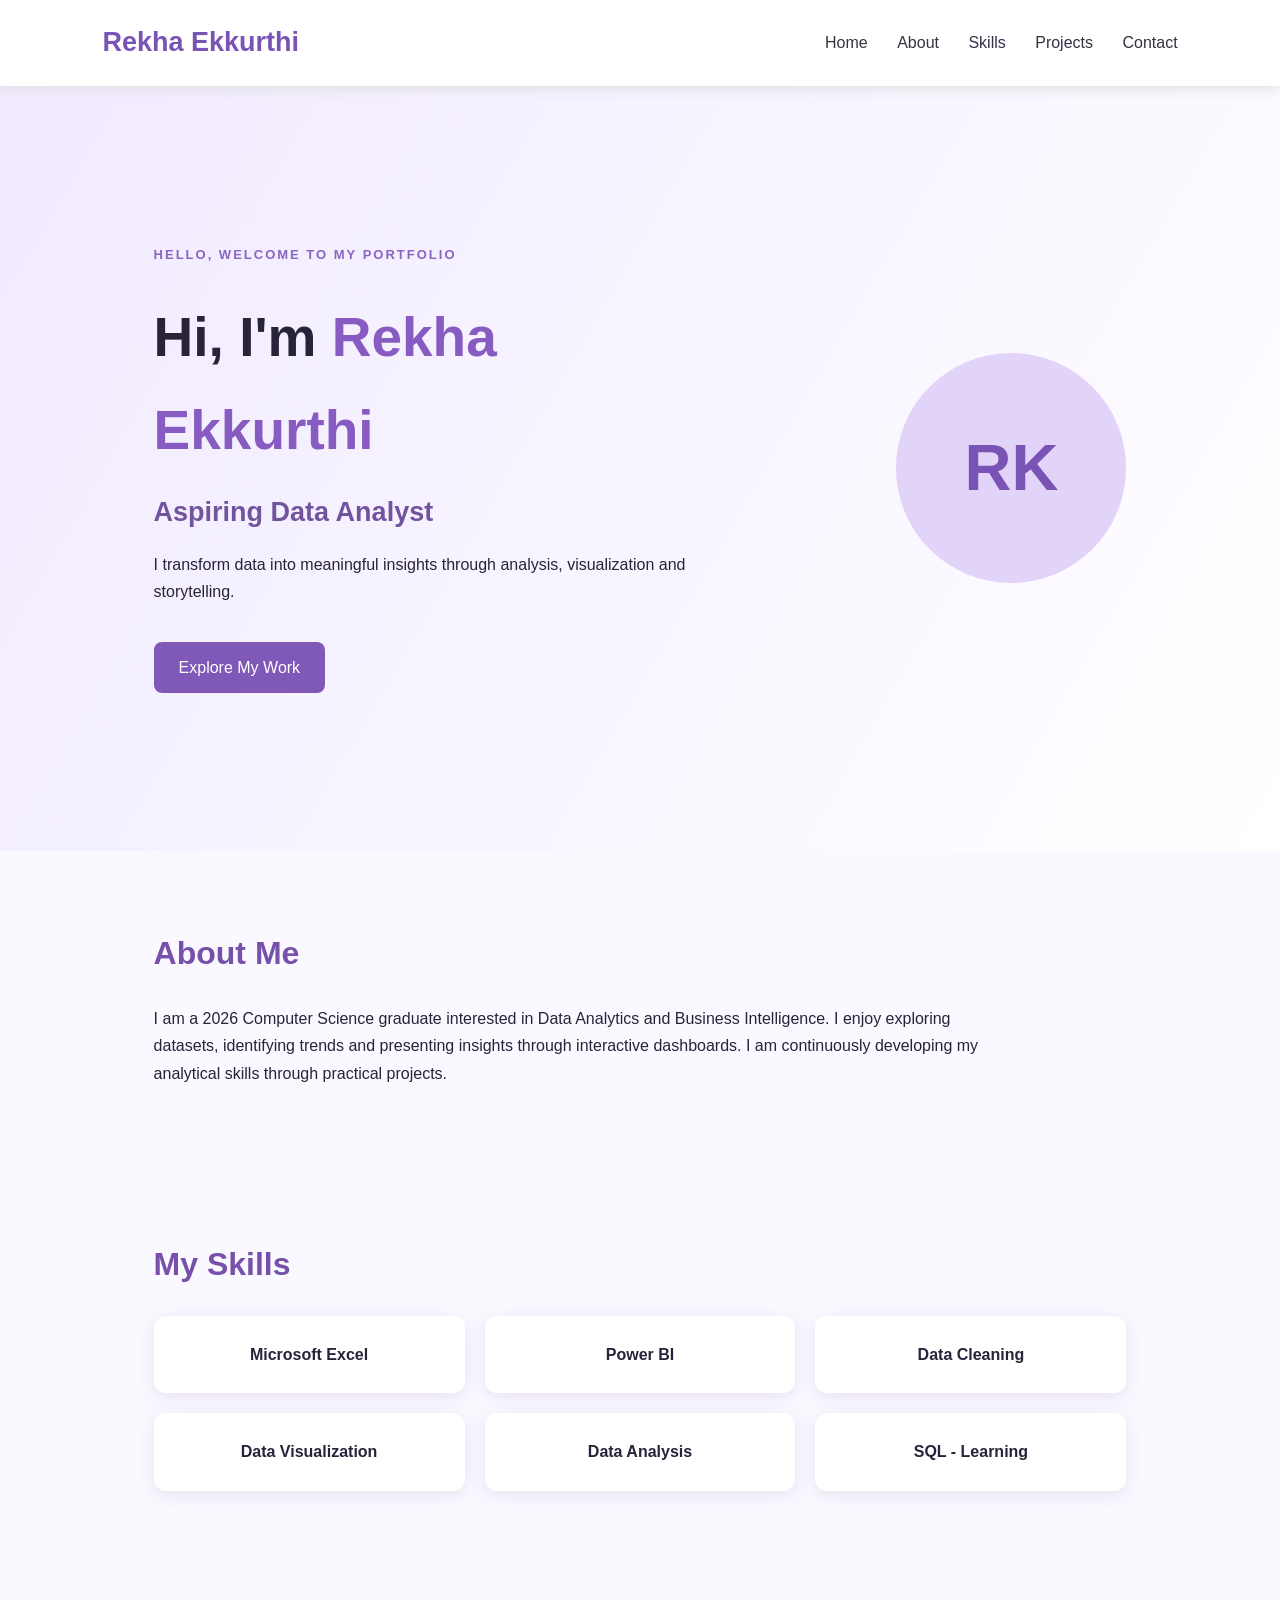
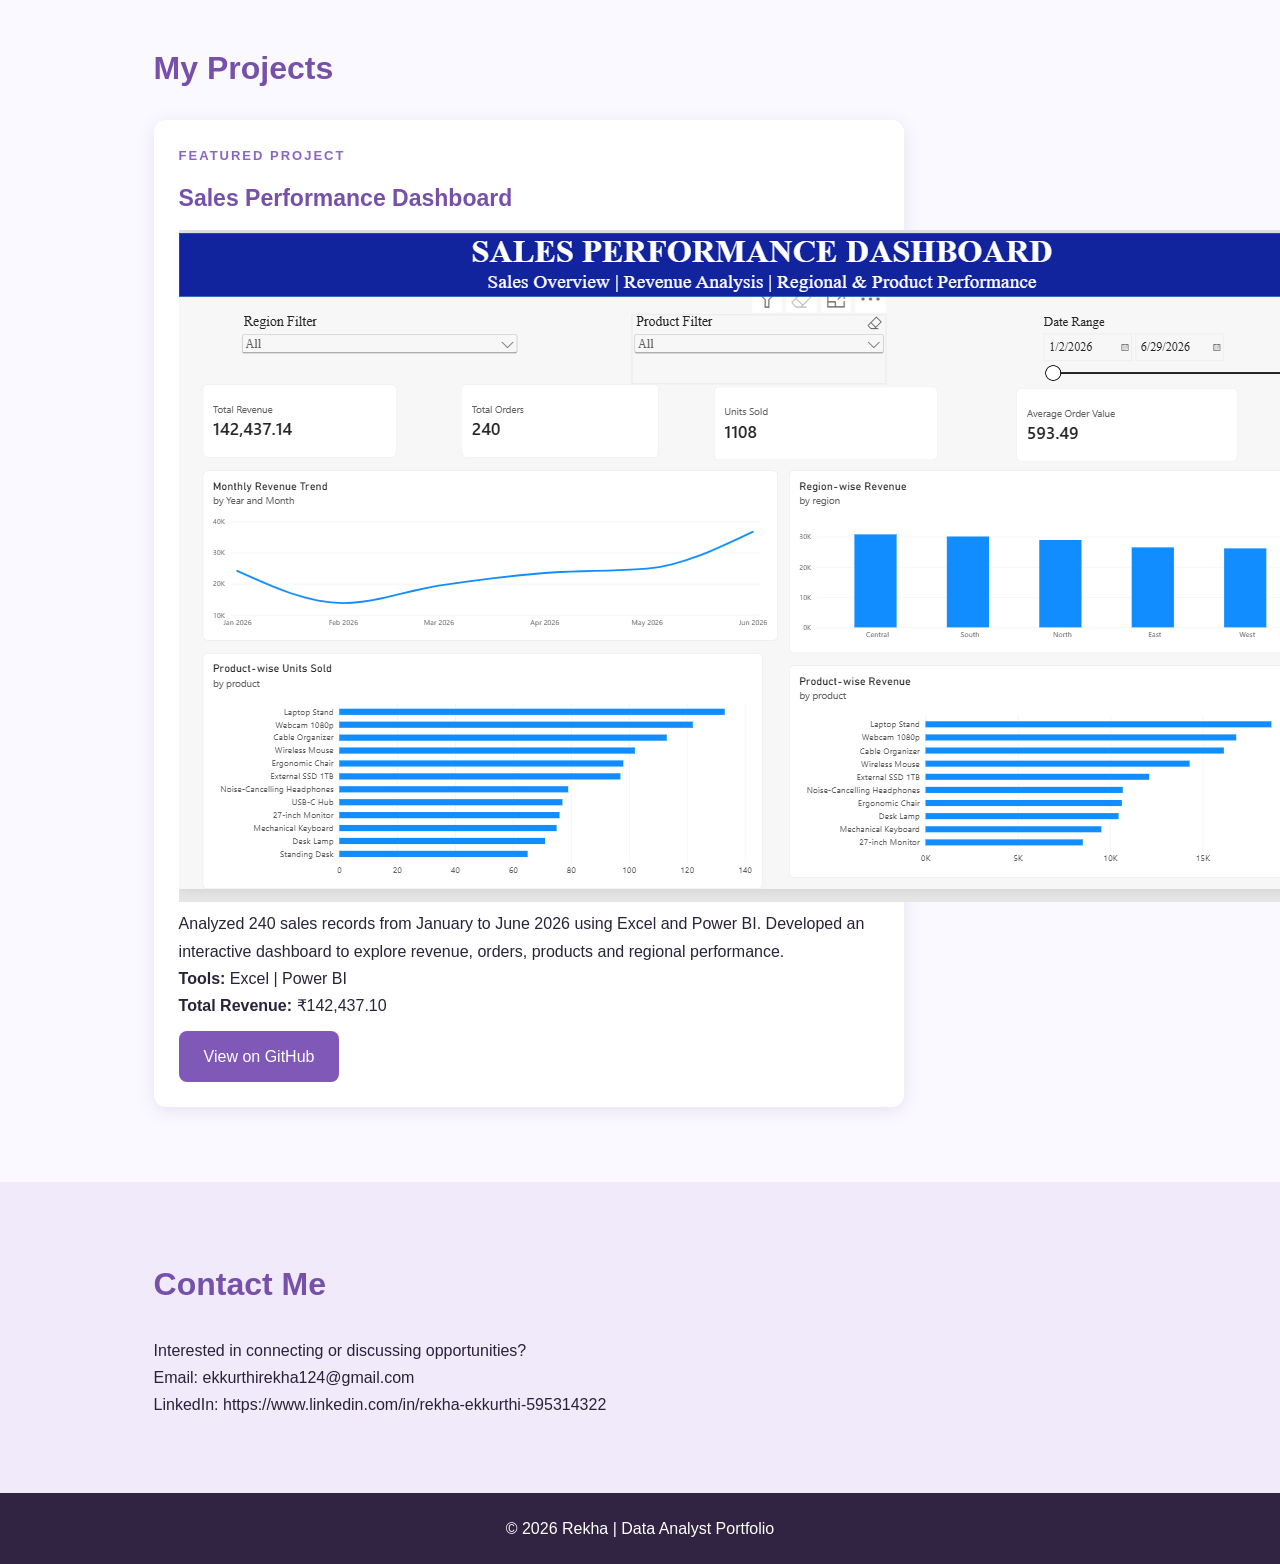
<file: index.html>
<!DOCTYPE html>
<html lang="en">
<head>
    <meta charset="UTF-8">
    <meta name="viewport" content="width=device-width, initial-scale=1.0">
    <title>Rekha Ekkurthi | Data Analyst Portfolio</title>
    <link rel="stylesheet" href="style.css">
</head>
<body>

<header>
    <a href="#home" class="logo">Rekha Ekkurthi</a>
    <nav>
        <a href="#home">Home</a>
        <a href="#about">About</a>
        <a href="#skills">Skills</a>
        <a href="#projects">Projects</a>
        <a href="#contact">Contact</a>
    </nav>
</header>

<section class="hero" id="home">
    <div class="hero-text">
        <p class="small-title">HELLO, WELCOME TO MY PORTFOLIO</p>
        <h1>Hi, I'm <span>Rekha Ekkurthi</span></h1>
        <h2>Aspiring Data Analyst</h2>
        <p>I transform data into meaningful insights through
        analysis, visualization and storytelling.</p>
        <a href="#projects" class="btn">Explore My Work</a>
    </div>
    <div class="hero-circle">RK</div>
</section>

<section id="about">
    <h2>About Me</h2>
    <p>I am a 2026 Computer Science graduate interested in
    Data Analytics and Business Intelligence. I enjoy exploring
    datasets, identifying trends and presenting insights through
    interactive dashboards. I am continuously developing my
    analytical skills through practical projects.</p>
</section>

<section id="skills">
    <h2>My Skills</h2>
    <div class="grid">
        <div class="card">Microsoft Excel</div>
        <div class="card">Power BI</div>
        <div class="card">Data Cleaning</div>
        <div class="card">Data Visualization</div>
        <div class="card">Data Analysis</div>
        <div class="card">SQL - Learning</div>
    </div>
</section>

<section id="projects">
    <h2>My Projects</h2>
    <div class="project-card">
        <p class="small-title">FEATURED PROJECT</p>
        <h3>Sales Performance Dashboard</h3>
        <img src="Images/PowerBI_Dashboard.png"
            alt="Sales Performance Dashboard"
             class="project-image">
        <p>Analyzed 240 sales records from January to June 2026
        using Excel and Power BI. Developed an interactive
        dashboard to explore revenue, orders, products and
        regional performance.</p>
        <p><strong>Tools:</strong> Excel | Power BI</p>
        <p><strong>Total Revenue:</strong> ₹142,437.10</p>
        <a href="https://github.com/rekhaekkurthi04/sales-performance-dashboard"
           class="btn" target="_blank">View on GitHub</a>
    </div>
</section>

<section id="contact">
    <h2>Contact Me</h2>
    <p>Interested in connecting or discussing opportunities?</p>
    <p>Email: ekkurthirekha124@gmail.com</p>
    <p>LinkedIn: https://www.linkedin.com/in/rekha-ekkurthi-595314322</p>
</section>

<footer>
    <p>© 2026 Rekha | Data Analyst Portfolio</p>
</footer>

<script src="script.js"></script>
</body>
</html>
</file>
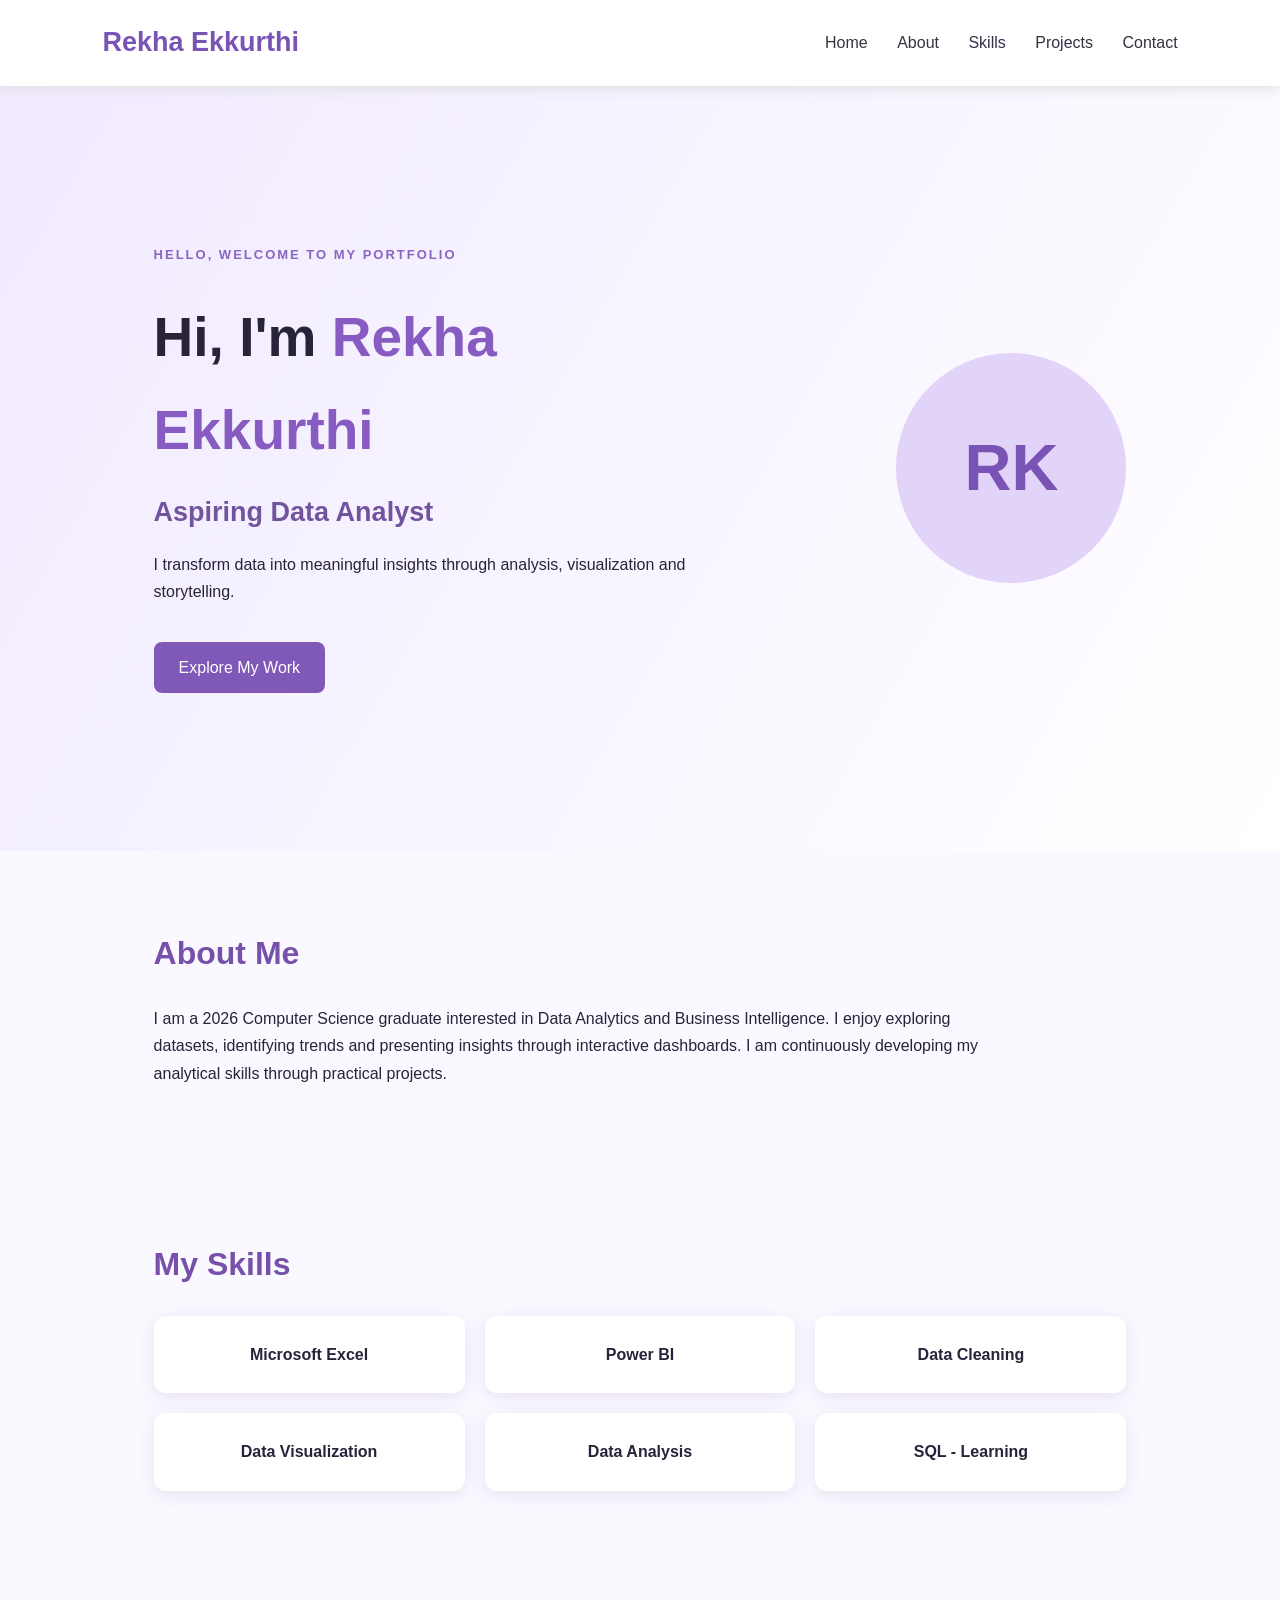
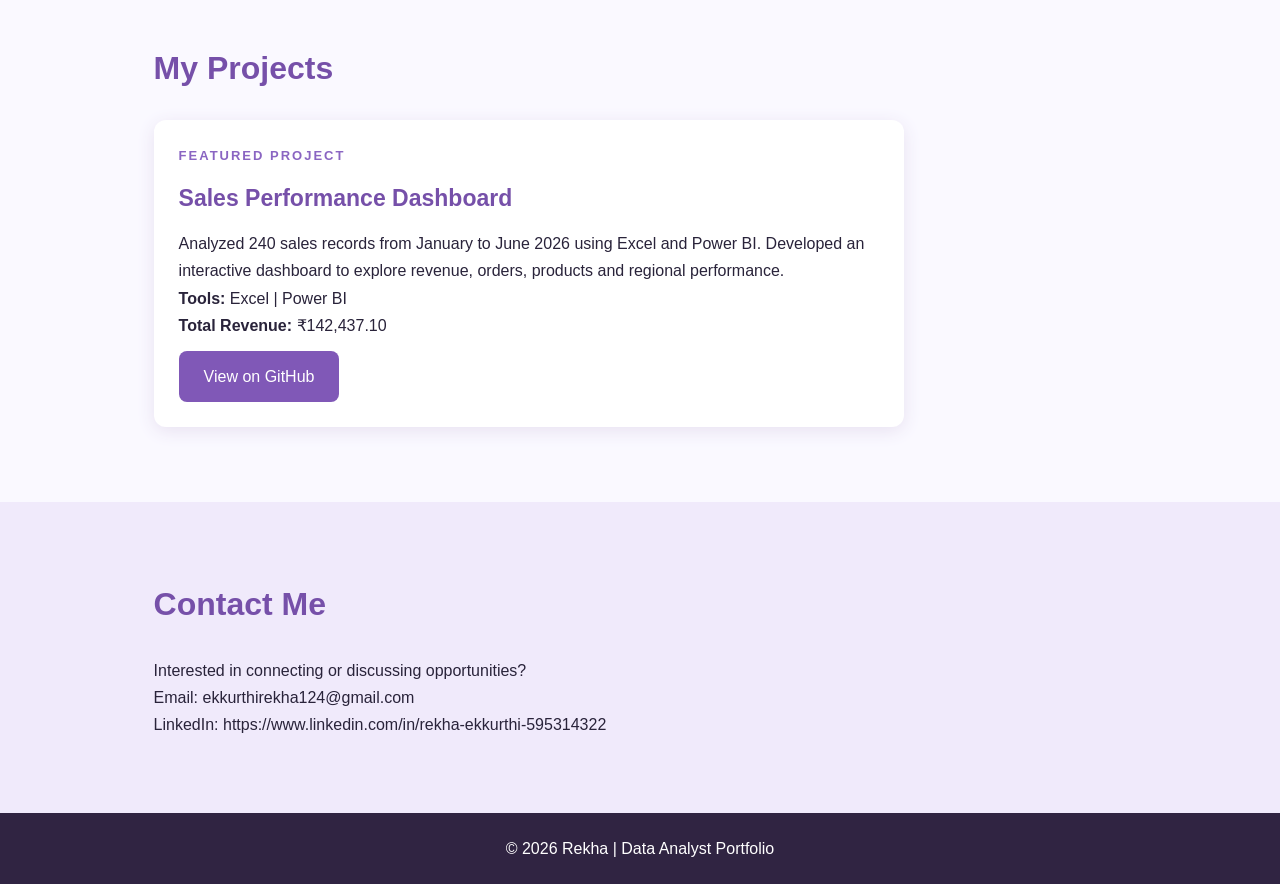
<file: Rekha-Portfolio/index.html>
<!DOCTYPE html>
<html lang="en">
<head>
    <meta charset="UTF-8">
    <meta name="viewport" content="width=device-width, initial-scale=1.0">
    <title>Rekha Ekkurthi | Data Analyst Portfolio</title>
    <link rel="stylesheet" href="style.css"> 
</head>
<body>

<header>
    <a href="#home" class="logo">Rekha Ekkurthi</a>
    <nav>
        <a href="#home">Home</a>
        <a href="#about">About</a>
        <a href="#skills">Skills</a>
        <a href="#projects">Projects</a>
        <a href="#contact">Contact</a>
    </nav>
</header>

<section class="hero" id="home">
    <div class="hero-text">
        <p class="small-title">HELLO, WELCOME TO MY PORTFOLIO</p>
        <h1>Hi, I'm <span>Rekha Ekkurthi</span></h1>
        <h2>Aspiring Data Analyst</h2>
        <p>I transform data into meaningful insights through
        analysis, visualization and storytelling.</p>
        <a href="#projects" class="btn">Explore My Work</a>
    </div>
    <div class="hero-circle">RK</div>
</section>

<section id="about">
    <h2>About Me</h2>
    <p>I am a 2026 Computer Science graduate interested in
    Data Analytics and Business Intelligence. I enjoy exploring
    datasets, identifying trends and presenting insights through
    interactive dashboards. I am continuously developing my
    analytical skills through practical projects.</p>
</section>

<section id="skills">
    <h2>My Skills</h2>
    <div class="grid">
        <div class="card">Microsoft Excel</div>
        <div class="card">Power BI</div>
        <div class="card">Data Cleaning</div>
        <div class="card">Data Visualization</div>
        <div class="card">Data Analysis</div>
        <div class="card">SQL - Learning</div>
    </div>
</section>

<section id="projects">
    <h2>My Projects</h2>
    <div class="project-card">
        <p class="small-title">FEATURED PROJECT</p>
        <h3>Sales Performance Dashboard</h3>
        <p>Analyzed 240 sales records from January to June 2026
        using Excel and Power BI. Developed an interactive
        dashboard to explore revenue, orders, products and
        regional performance.</p>
        <p><strong>Tools:</strong> Excel | Power BI</p>
        <p><strong>Total Revenue:</strong> ₹142,437.10</p>
        <a href="https://github.com/rekhaekkurthi04/sales-performance-dashboard"
           class="btn" target="_blank">View on GitHub</a>
    </div>
</section>

<section id="contact">
    <h2>Contact Me</h2>
    <p>Interested in connecting or discussing opportunities?</p>
    <p>Email: ekkurthirekha124@gmail.com</p>
    <p>LinkedIn: https://www.linkedin.com/in/rekha-ekkurthi-595314322</p>
</section>

<footer>
    <p>© 2026 Rekha | Data Analyst Portfolio</p>
</footer>

<script src="script.js"></script>
</body>
</html>
</file>
<file: style.css>
* {
    margin: 0;
    padding: 0;
    box-sizing: border-box;
    scroll-behavior: smooth;
}

body {
    font-family: 'Segoe UI', sans-serif;
    background: #faf9ff;
    color: #29233a;
    line-height: 1.7;
}

header {
    display: flex;
    justify-content: space-between;
    align-items: center;
    padding: 20px 8%;
    background: white;
    position: sticky;
    top: 0;
    z-index: 10;
    box-shadow: 0 2px 12px #ddd;
}

.logo {
    font-size: 27px;
    font-weight: bold;
    color: #7954b5;
    text-decoration: none;
}

nav a {
    margin-left: 25px;
    text-decoration: none;
    color: #383044;
    font-weight: 500;
}

nav a:hover {
    color: #895fc5;
}

.hero {
    min-height: 85vh;
    display: flex;
    align-items: center;
    justify-content: space-between;
    padding: 70px 12%;
    background: linear-gradient(120deg, #f1eaff, #fff);
}

.hero-text {
    max-width: 570px;
}

.small-title {
    color: #8a65c2;
    letter-spacing: 2px;
    font-size: 13px;
    font-weight: bold;
}

.hero h1 {
    font-size: 55px;
    margin: 12px 0;
}

.hero h1 span {
    color: #875bc2;
}

.hero h2 {
    color: #72539e;
    font-size: 27px;
    margin-bottom: 15px;
}

.hero p {
    margin-bottom: 25px;
}

.btn {
    display: inline-block;
    padding: 12px 25px;
    background: #8058b7;
    color: white;
    text-decoration: none;
    border-radius: 8px;
    margin-top: 12px;
}

.btn:hover {
    background: #63408f;
}

.hero-circle {
    width: 230px;
    height: 230px;
    border-radius: 50%;
    background: #e2d3f8;
    color: #7954b5;
    display: flex;
    align-items: center;
    justify-content: center;
    font-size: 65px;
    font-weight: bold;
}

section:not(.hero) {
    padding: 75px 12%;
}

section h2 {
    font-size: 32px;
    color: #7650a9;
    margin-bottom: 25px;
}

#about p {
    max-width: 850px;
}

.grid {
    display: grid;
    grid-template-columns: repeat(3, 1fr);
    gap: 20px;
}

.card, .project-card {
    background: white;
    padding: 25px;
    border-radius: 12px;
    box-shadow: 0 4px 18px #e8e1f1;
}

.card {
    text-align: center;
    font-weight: 600;
}

.project-card {
    max-width: 750px;
}

.project-card h3 {
    color: #7650a9;
    margin: 12px 0;
    font-size: 23px;
}

#contact {
    background: #f0eafb;
}

footer {
    text-align: center;
    padding: 22px;
    background: #302442;
    color: white;
}

@media (max-width: 700px) {
    header {
        flex-direction: column;
        gap: 12px;
    }

    nav a {
        margin: 0 7px;
        font-size: 13px;
    }

    .hero {
        flex-direction: column-reverse;
        text-align: center;
        gap: 35px;
    }

    .hero h1 {
        font-size: 40px;
    }

    .grid {
        grid-template-columns: repeat(2, 1fr);
    }

    section:not(.hero) {
        padding: 50px 7%;
    }
<<<<<<< HEAD
    .project-image {
    width: 100%;
    max-width: 700px;
    height: auto;
    display: block;
    margin: 20px auto;
    border-radius: 10px;
}
=======
}
>>>>>>> 466f8fd4b098525b205b8a4cb8fde6e2902c85ea
</file>
<file: Rekha-Portfolio/style.css>
* {
    margin: 0;
    padding: 0;
    box-sizing: border-box;
    scroll-behavior: smooth;
}

body {
    font-family: 'Segoe UI', sans-serif;
    background: #faf9ff;
    color: #29233a;
    line-height: 1.7;
}

header {
    display: flex;
    justify-content: space-between;
    align-items: center;
    padding: 20px 8%;
    background: white;
    position: sticky;
    top: 0;
    z-index: 10;
    box-shadow: 0 2px 12px #ddd;
}

.logo {
    font-size: 27px;
    font-weight: bold;
    color: #7954b5;
    text-decoration: none;
}

nav a {
    margin-left: 25px;
    text-decoration: none;
    color: #383044;
    font-weight: 500;
}

nav a:hover {
    color: #895fc5;
}

.hero {
    min-height: 85vh;
    display: flex;
    align-items: center;
    justify-content: space-between;
    padding: 70px 12%;
    background: linear-gradient(120deg, #f1eaff, #fff);
}

.hero-text {
    max-width: 570px;
}

.small-title {
    color: #8a65c2;
    letter-spacing: 2px;
    font-size: 13px;
    font-weight: bold;
}

.hero h1 {
    font-size: 55px;
    margin: 12px 0;
}

.hero h1 span {
    color: #875bc2;
}

.hero h2 {
    color: #72539e;
    font-size: 27px;
    margin-bottom: 15px;
}

.hero p {
    margin-bottom: 25px;
}

.btn {
    display: inline-block;
    padding: 12px 25px;
    background: #8058b7;
    color: white;
    text-decoration: none;
    border-radius: 8px;
    margin-top: 12px;
}

.btn:hover {
    background: #63408f;
}

.hero-circle {
    width: 230px;
    height: 230px;
    border-radius: 50%;
    background: #e2d3f8;
    color: #7954b5;
    display: flex;
    align-items: center;
    justify-content: center;
    font-size: 65px;
    font-weight: bold;
}

section:not(.hero) {
    padding: 75px 12%;
}

section h2 {
    font-size: 32px;
    color: #7650a9;
    margin-bottom: 25px;
}

#about p {
    max-width: 850px;
}

.grid {
    display: grid;
    grid-template-columns: repeat(3, 1fr);
    gap: 20px;
}

.card, .project-card {
    background: white;
    padding: 25px;
    border-radius: 12px;
    box-shadow: 0 4px 18px #e8e1f1;
}

.card {
    text-align: center;
    font-weight: 600;
}

.project-card {
    max-width: 750px;
}

.project-card h3 {
    color: #7650a9;
    margin: 12px 0;
    font-size: 23px;
}

#contact {
    background: #f0eafb;
}

footer {
    text-align: center;
    padding: 22px;
    background: #302442;
    color: white;
}

@media (max-width: 700px) {
    header {
        flex-direction: column;
        gap: 12px;
    }

    nav a {
        margin: 0 7px;
        font-size: 13px;
    }

    .hero {
        flex-direction: column-reverse;
        text-align: center;
        gap: 35px;
    }

    .hero h1 {
        font-size: 40px;
    }

    .grid {
        grid-template-columns: repeat(2, 1fr);
    }

    section:not(.hero) {
        padding: 50px 7%;
    }
}
</file>
